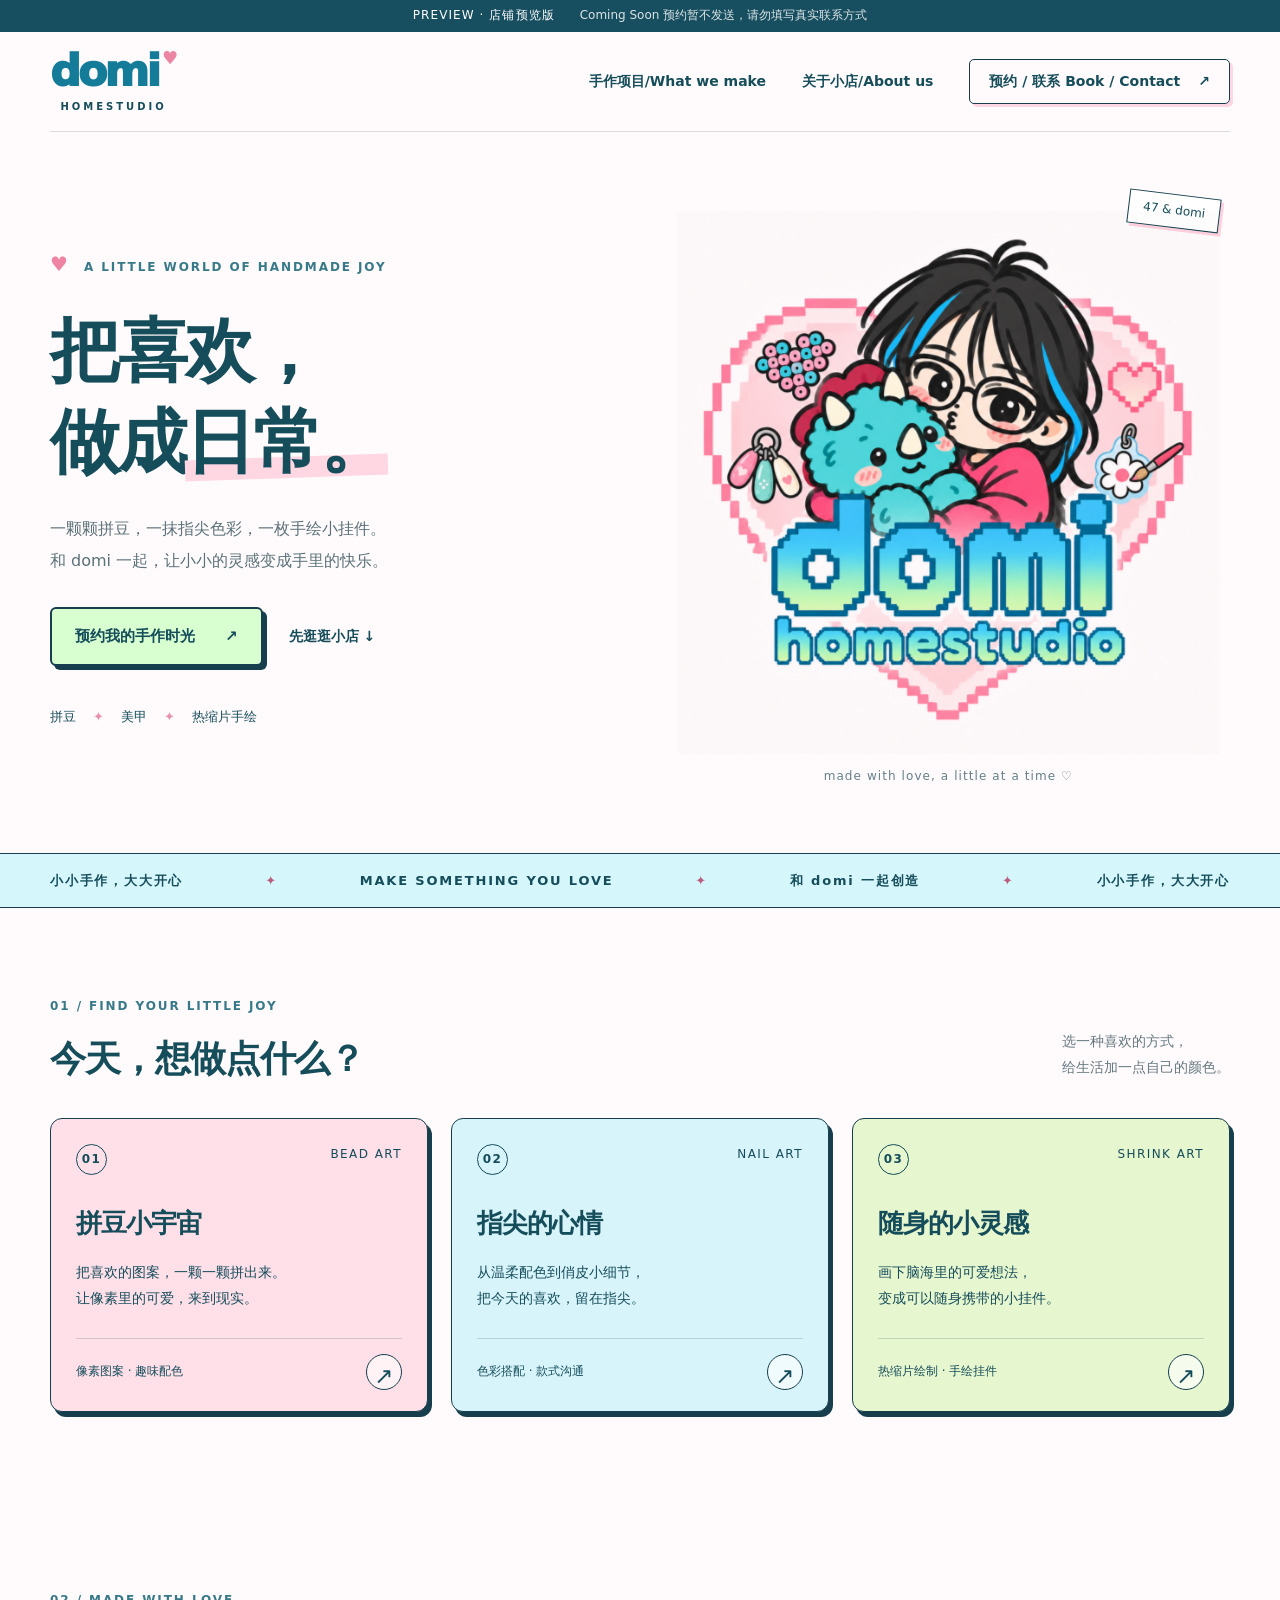
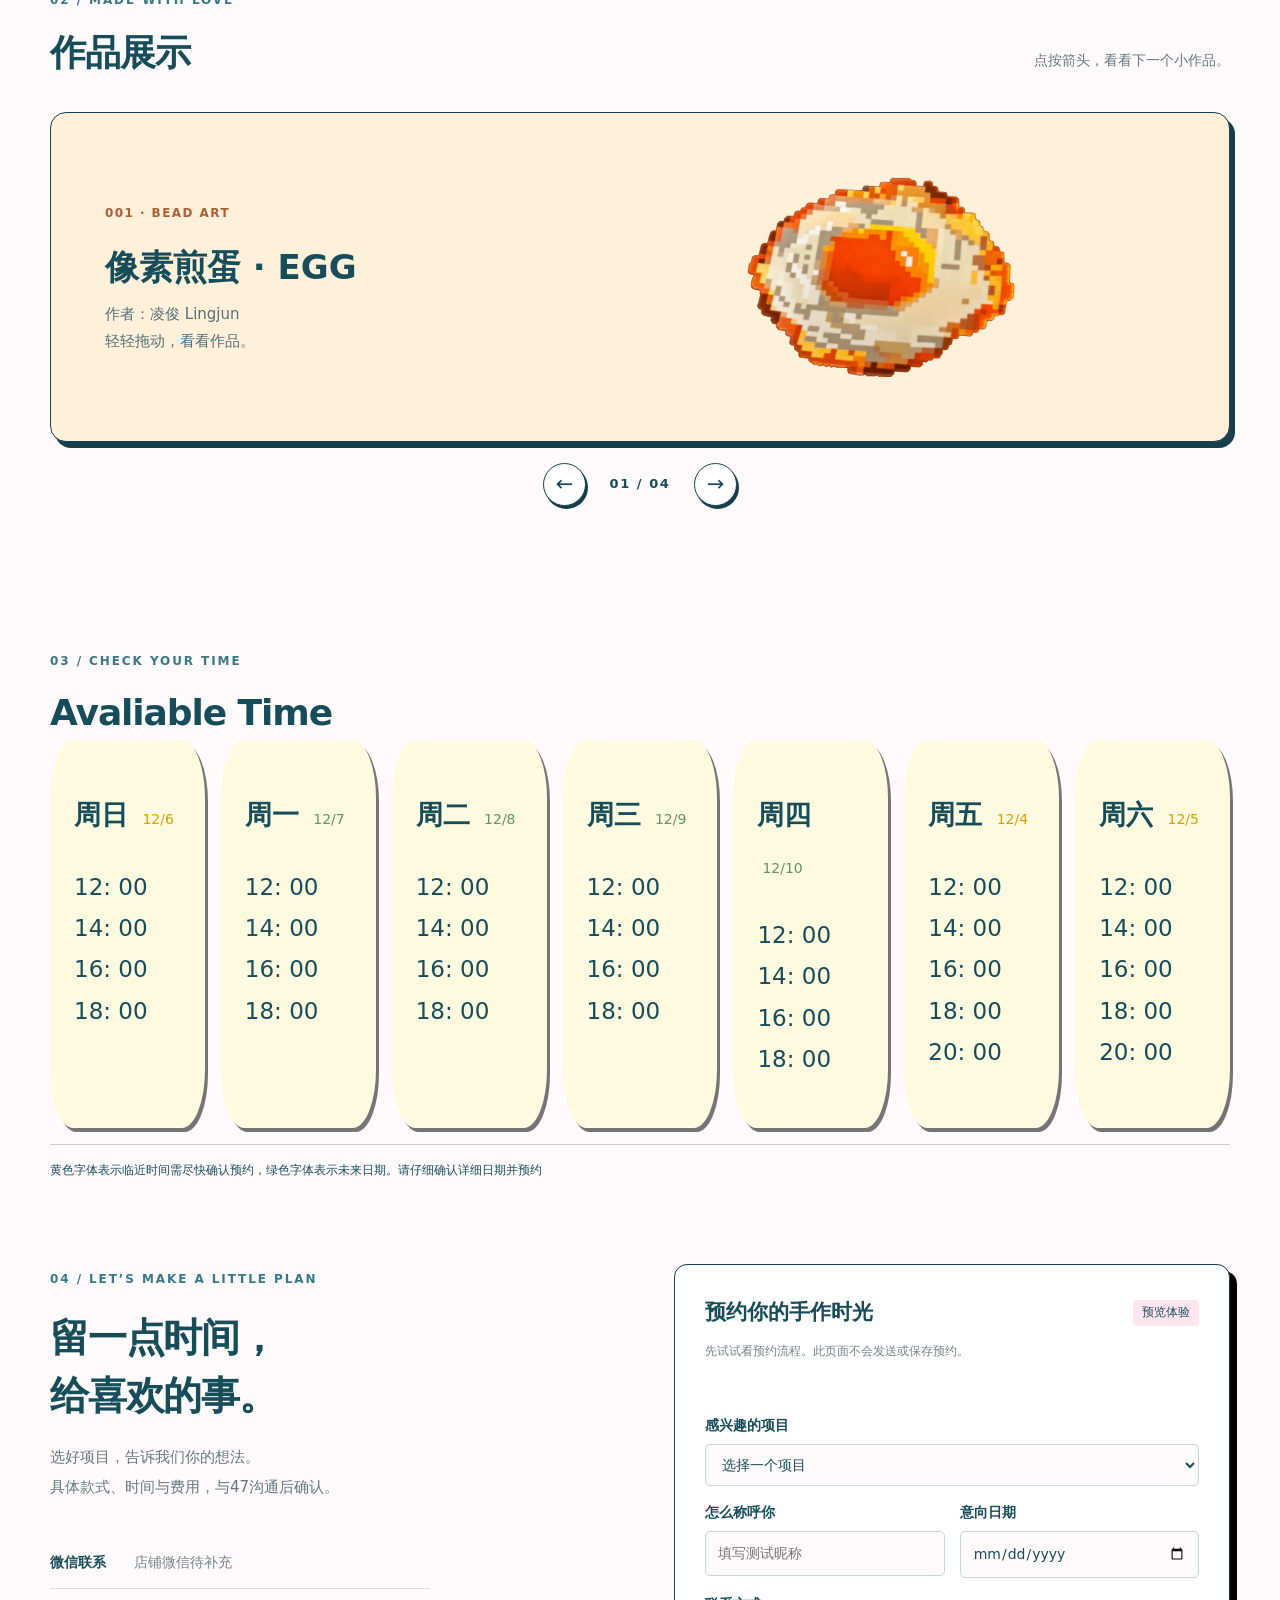
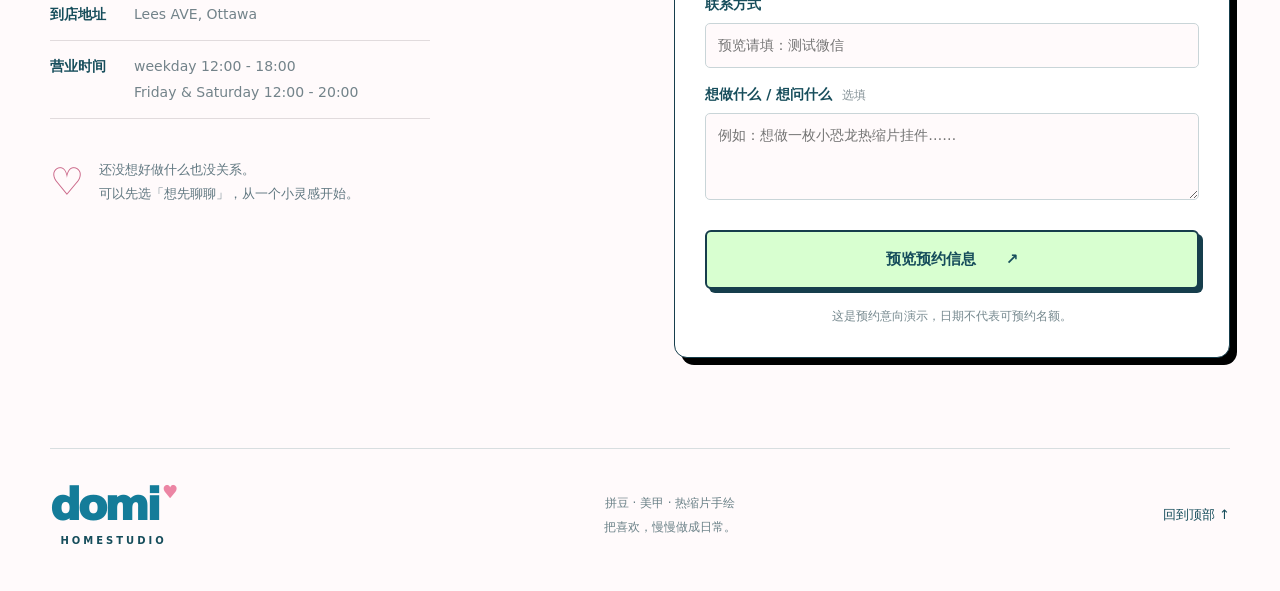
<file: index.html>
<!doctype html>
<html lang="zh-CN">

<head><meta charset="UTF-8">
    <meta name="viewport" content="width=device-width,initial-scale=1">
    <title>domi homestudio · 把喜欢，做成日常</title>
    <meta name="description" content="欢迎来到 domi 的手作小天地。探索拼豆、美甲与热缩片手绘，认识47和domi，预约属于你的手作时光。">
    <link rel="icon" href="data:image/svg+xml,%3Csvg%20xmlns="http://www.w3.org/2000/svg"%20viewBox="0%200%2064%2064"%3E%3Crect%20x="2"%20y="2"%20width="60"%20height="60"%20rx="14"%20fill="%23ffd7e3"/%3E%3Ctext%20x="16"%20y="48"%20font-family="sans-serif"%20font-size="48"%20font-weight="900"%20fill="%23076e8a"%3Ed%3C/text%3E%3C/svg%3E
" type="image/svg+xml">
    <link rel="stylesheet" href="style.css">
    <script src="app.js" defer></script>
    <script src="gallery.js" defer></script>
    <script src="three-vendor.js" defer></script>
</head>

<body>

<div class="preview-note">PREVIEW · 店铺预览版 <span>Coming Soon 预约暂不发送，请勿填写真实联系方式</span></div>

<header>
    <a class="brand" href="#home" aria-label="domi 首页">
    <strong>domi<span>♥</span></strong>
    <small>HOMESTUDIO</small></a>
    <nav aria-label="主导航">
        <a href="#crafts">手作项目/What we make</a>
        <a href="#about">关于小店/About us</a>
        <a href="#contact" class="nav-cta">预约 / 联系 Book / Contact<span>↗</span></a>
    </nav>
</header>

<main>

<section id="home" class="hero wrap">
    <div class="hero-copy">
        <div class="eyebrow">
            <span class="pixel-heart">♥</span>
             A LITTLE WORLD OF HANDMADE JOY
        </div>
        <h1>把喜欢，<br>做成<span class="highlight">日常。</span></h1>
        <p>一颗颗拼豆，一抹指尖色彩，一枚手绘小挂件。<br class="desktop">和 domi 一起，让小小的灵感变成手里的快乐。</p>
        <div class="hero-actions">
            <a href="#contact" class="button primary">预约我的手作时光 <span>↗</span></a>
            <a href="#crafts" class="text-link">先逛逛小店 ↓</a>
        </div>
        <div class="craft-tags">
            <span>拼豆</span><i>✦</i>
            <span>美甲</span><i>✦</i>
            <span>热缩片手绘</span>
        </div>
    </div>
    <div class="hero-art">
        <div class="art-label">47 & domi</div>
        <img src="domi-logo.png" alt="蓝色挑染、戴眼镜的47抱着小恐龙 domi，周围有拼豆、美甲和热缩片元素的品牌图标" width="1254" height="1254" fetchpriority="high">
        <div class="art-caption">made with love, a little at a time ♡</div>
    </div>
</section>

<div class="ribbon" aria-hidden="true">
    <span>小小手作，大大开心</span><b>✦</b>
    <span>MAKE SOMETHING YOU LOVE</span><b>✦</b>
    <span>和 domi 一起创造</span><b>✦</b>
    <span>小小手作，大大开心</span>
</div>

<section id="crafts" class="section wrap">
    <div class="section-heading">
        <div>
            <span class="eyebrow">01 / FIND YOUR LITTLE JOY</span>
            <h2>今天，想做点什么？</h2>
        </div>
            <p>选一种喜欢的方式，<br>给生活加一点自己的颜色。</p>
    </div>
    <div class="craft-grid">
        <article class="craft-card beads">
            <div class="card-top">
                <span>01</span><span>BEAD ART</span>
            </div>
            <h3>拼豆小宇宙</h3>
            <p>
                把喜欢的图案，一颗一颗拼出来。<br>让像素里的可爱，来到现实。
            </p>

            <div class="card-bottom">
                <span>
                    像素图案 · 趣味配色
                </span>
                <button type="button" data-project="拼豆" aria-label="选择拼豆项目">↗</button>
            </div>
        </article>
        <article class="craft-card nails">
            <div class="card-top">
                <span>02</span>
                <span>NAIL ART</span>
            </div>
            <h3>指尖的心情</h3>
            <p>从温柔配色到俏皮小细节，<br>把今天的喜欢，留在指尖。</p>
            <div class="card-bottom">
                <span>
                    色彩搭配 · 款式沟通
                </span>
                <button type="button" data-project="美甲" aria-label="选择美甲项目">↗</button>
            </div>
        </article>
        <article class="craft-card charms">
            <div class="card-top">
                <span>03</span>
                <span>SHRINK ART</span>
            </div>
                <h3>随身的小灵感</h3>
                <p>画下脑海里的可爱想法，<br>变成可以随身携带的小挂件。</p>
                <div class="card-bottom">
                    <span>
                        热缩片绘制 · 手绘挂件
                    </span>
                    <button type="button" data-project="热缩片手绘" aria-label="选择热缩片手绘项目">↗</button>
            </div>
        </article>
    </div>
</section>

<section id="works" class="section wrap work-section" aria-labelledby="works-heading">
  <div class="section-heading">
    <div>
      <span class="eyebrow">02 / MADE WITH LOVE</span>
      <h2 id="works-heading">作品展示</h2>
    </div>
    <p>点按箭头，看看下一个小作品。</p>
  </div>
  <div class="work-carousel" role="region" aria-roledescription="轮播" aria-label="手作作品展示">

    <div class="work-slide" role="group" aria-roledescription="幻灯片" aria-label="第 1 件，共 3 件">
        <article class="work-panel">
        <div class="work-panel-copy">
            <span class="work-index">001 · BEAD ART</span>
            <h3>像素煎蛋 · EGG</h3>
            <p>作者：凌俊 Lingjun</p>
            <p>轻轻拖动，看看作品。</p>
        </div>
        <iframe class="work-model" title="像素煎蛋钥匙扣 3D 展示，可拖动小角度旋转"
                src="./egg-preview.html" loading="lazy">
        </iframe>
        </article>
    </div>

    <div class="work-slide" role="group" aria-roledescription="幻灯片" aria-label="第 2 件，共 3 件" hidden>
        <article class="work-panel">
            <div class="work-panel-copy">
                <span class="work-index">002 · BEAD ART</span>
                <h3>像素拼豆作品</h3>
                <p>作者：Tina</p>
                <p>轻轻拖动，看看作品。</p>
            </div>
            <iframe class="work-model" title="像素拼豆作品 3D 预览"
                    src="./artwork-2-preview.html" loading="lazy"></iframe>
        </article>
    </div>

     <div class="work-slide" role="group" aria-roledescription="幻灯片" aria-label="第 3 件，共 3 件" hidden>
        <article class="work-panel">
            <div class="work-panel-copy">
                <span class="work-index">003 · BEAD ART</span>
                <h3>像素文字拼豆</h3>
                <p>作者：Lea</p>
                <p>轻轻拖动，看看作品。</p>
            </div>
            <iframe class="work-model" title="第三件像素文字拼豆 3D 预览"
                    src="./artwork-3-preview.html" loading="lazy"></iframe>
        </article>
    </div>

    <div class="work-slide" hidden>
        <article class="work-panel">
            <div class="work-panel-copy">
                <h3>下一件</h3>
                <p>期待你的作品</p>
            </div>
        </article>
    </div>

    <div class="work-controls">
        <button class="work-prev" type="button" aria-label="上一件作品">←</button>
        <span class="work-count">01 / 04</span>
        <button class="work-next" type="button" aria-label="下一件作品">→</button>
    </div>
</section>

<section id="booking" class="booking-section">
    <div class="booking-inner">
    <span class="eyebrow">03 / CHECK YOUR TIME</span>
    <h2>Avaliable Time</h2>
    <article class="booking-grid">
            <div class="booking-card">
                <h3>
                    周日
                    <span class="date-label" data-day="0"></span>
                </h3>
                <p>12: 00<br>14: 00<br>16: 00<br>18: 00</p>
            </div>
            <div class="booking-card">
                <h3>
                    周一
                    <span class="date-label" data-day="1"></span>
                </h3>
                <p>12: 00<br>14: 00<br>16: 00<br>18: 00</p>
            </div>
            <div class="booking-card">
                <h3>
                    周二
                    <span class="date-label" data-day="2"></span>
                </h3>
                <p>12: 00<br>14: 00<br>16: 00<br>18: 00</p>
            </div>
            <div class="booking-card">
                <h3>
                    周三
                    <span class="date-label" data-day="3"></span>
                </h3>
                <p>12: 00<br>14: 00<br>16: 00<br>18: 00</p>
            </div>
            <div class="booking-card">
                <h3>
                    周四
                    <span class="date-label" data-day="4"></span>
                </h3>
                <p>12: 00<br>14: 00<br>16: 00<br>18: 00</p>
            </div>
            <div class="booking-card">
                <h3>
                    周五
                    <span class="date-label" data-day="5"></span>
                </h3>
                <p>12: 00<br>14: 00<br>16: 00<br>18: 00<br>20: 00</p>
            </div>
            <div class="booking-card">
                <h3>
                    周六
                    <span class="date-label" data-day="6"></span>
                </h3>
                <p>12: 00<br>14: 00<br>16: 00<br>18: 00<br>20: 00</p>
            </div>
            
            <div class="booking-bottom">
                    <span>
                        黄色字体表示临近时间需尽快确认预约，绿色字体表示未来日期。请仔细确认详细日期并预约
                    </span>
            </div>
    </article>
    </div>
</section>

<section id="contact" class="section wrap contact-section">
    <div class="contact-copy">
        <span class="eyebrow">04 / LET’S MAKE A LITTLE PLAN</span>
        <h2>留一点时间，<br>给喜欢的事。</h2>
        <p>选好项目，告诉我们你的想法。<br>具体款式、时间与费用，与47沟通后确认。</p>
        <dl class="contact-details">
            
            <div>
                <dt>微信联系</dt>
                <dd>店铺微信待补充</dd>
            </div>
            <div>
                <dt>到店地址</dt>
                <dd>Lees AVE, Ottawa</dd>
            </div>
            <div>
                <dt>营业时间</dt>
                <dd>weekday 12:00 - 18:00<br>
                    Friday & Saturday 12:00 - 20:00

                </dd>
            </div></dl>
            
            <div class="contact-tip">
                <span>♡</span>
                <p>还没想好做什么也没关系。<br>可以先选「想先聊聊」，从一个小灵感开始。</p>
            </div>

    </div>
    
    <div class="booking-panel">
        <div class="booking-title"><h3>预约你的手作时光</h3>
            <span>预览体验</span>
        </div>

        <p class="form-note">先试试看预约流程。此页面不会发送或保存预约。</p>
            <form id="booking">
                <label for="project">感兴趣的项目</label>
                <select id="project" name="project" required>
                    <option value="">选择一个项目</option>
                    <option>拼豆</option>
                    <option>美甲</option>
                    <option>热缩片手绘</option>
                    <option>想先聊聊</option></select>
                    <div class="form-row">
                        <div>
                            <label for="name">怎么称呼你</label>
                            <input id="name" name="name" maxlength="30" placeholder="填写测试昵称" required autocomplete="off">
                        </div>
                        <div>
                            <label for="date">意向日期</label>
                            <input id="date" name="date" type="date" required>
                        </div>
                    </div>
                    <label for="contact-input">联系方式</label>
                    <input id="contact-input" name="contact" maxlength="80" placeholder="预览请填：测试微信" required autocomplete="off">
                    <label for="message">想做什么 / 想问什么 <span>选填</span></label>
                    <textarea id="message" name="message" rows="3" maxlength="500" placeholder="例如：想做一枚小恐龙热缩片挂件……"></textarea>
                    <button class="button primary submit" type="submit">预览预约信息 <span>↗</span></button>
                    <p class="privacy-note">这是预约意向演示，日期不代表可预约名额。</p>
            </form>
    </div>
</section>
</main>
<footer class="wrap">
    <a class="brand" href="#home">
        <strong>domi<span>♥</span></strong>
        <small>HOMESTUDIO</small>
    </a>

    <p>拼豆 · 美甲 · 热缩片手绘<br>
        <span>把喜欢，慢慢做成日常。</span>
    </p>
    
    <a href="#home">回到顶部 ↑
    </a></footer>

<dialog id="summary">
    <div class="dialog-head">
        <span class="eyebrow">YOUR LITTLE PLAN</span>
        <button id="close-dialog" aria-label="关闭预约预览">×</button>
    </div>
    
    <h2>你的小计划，准备好啦。</h2>
    <p>以下为演示内容，
        <strong>尚未发送给店铺</strong>
        
        。真实预约入口将在补充联系方式后接入。
    </p>
        <pre id="summary-text"></pre>
    <div class="dialog-actions">
        <button id="copy-summary" class="button primary">复制预约意向</button>
        <button id="edit-summary" class="text-link">返回修改</button>
    </div>
    
    <p id="copy-status" role="status" aria-live="polite"></p>
</dialog>

</body></html>
</file>
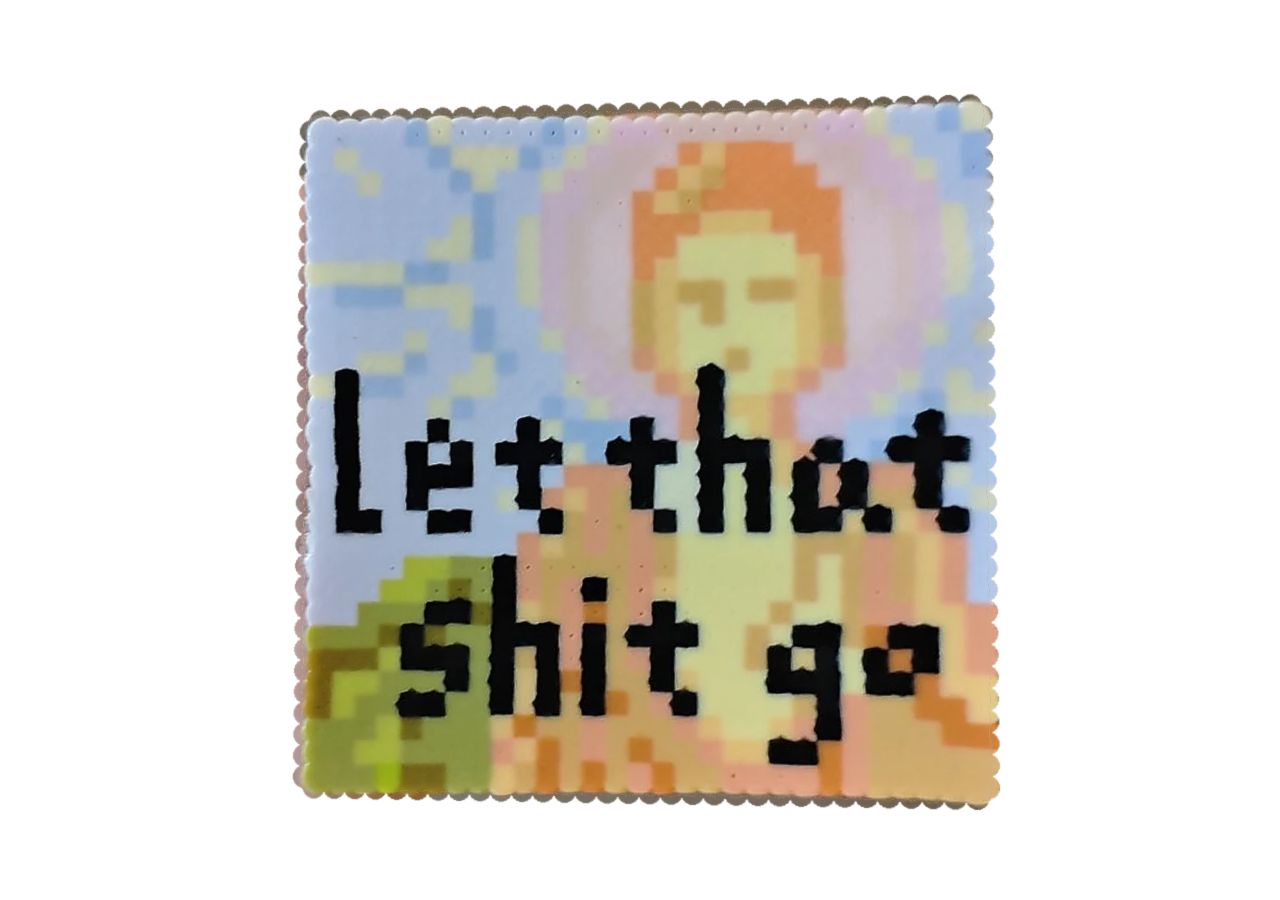
<file: artwork-3-preview.html>
<!doctype html>
<html lang="zh-CN">
<head>
  <meta charset="utf-8">
  <meta name="viewport" content="width=device-width, initial-scale=1">
  <title>第三件拼豆作品 · 3D 预览</title>
  <style>
    html,body{margin:0;width:100%;height:100%;overflow:hidden;background:transparent}
    canvas{display:block;width:100%;height:100%;cursor:grab;touch-action:none}
    canvas:active{cursor:grabbing}
  </style>
  <script src="three-vendor.js" defer></script>
  <script src="artwork-3-model.js" defer></script>
</head>
<body>
  <img id="artwork-3-texture" src="artwork-3-texture.webp" alt="" hidden>
</body>
</html>
</file>
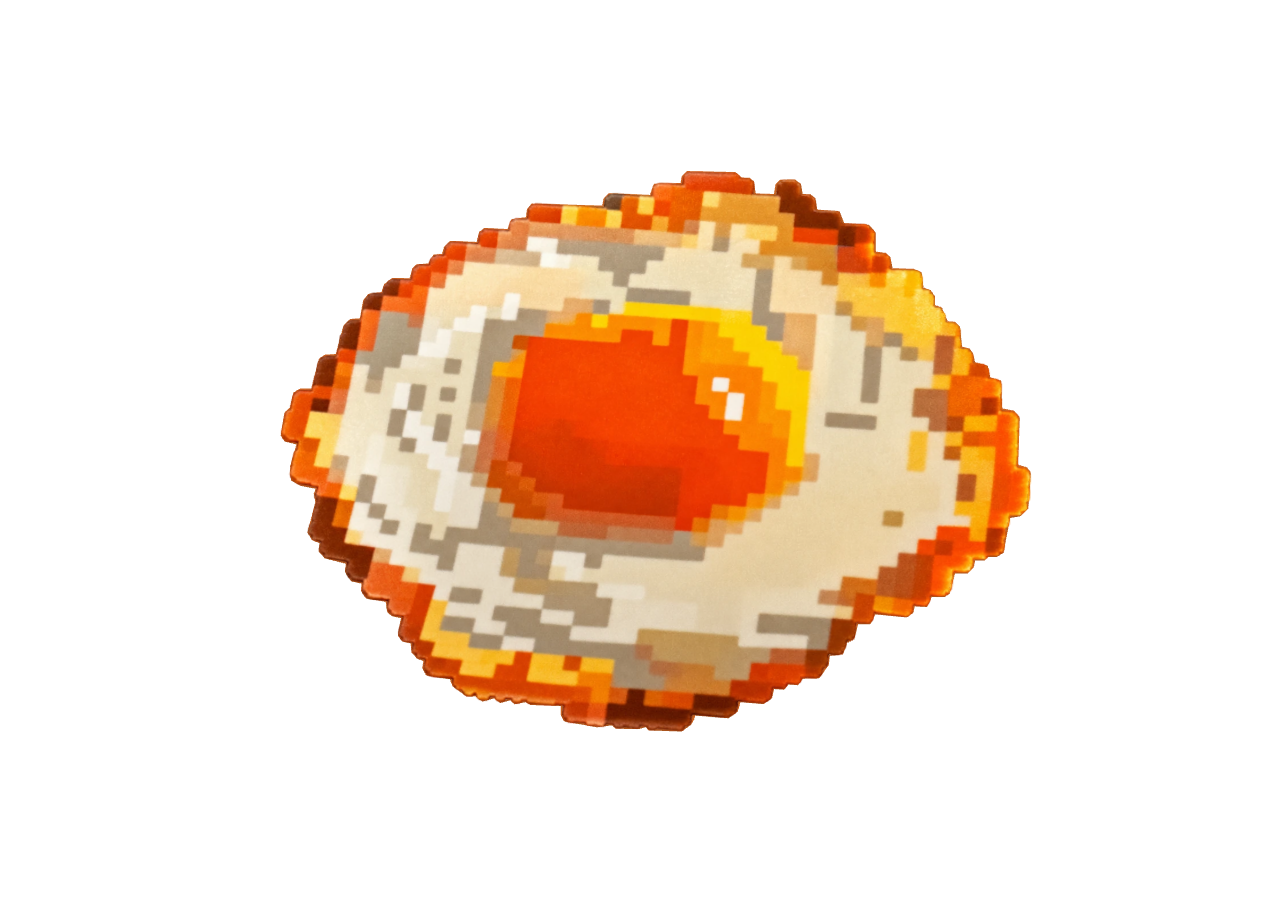
<file: egg-preview.html>
<!doctype html>
<html lang="zh-CN">
<head>
  <meta charset="utf-8">
  <meta name="viewport" content="width=device-width, initial-scale=1">
  <title>煎蛋 3D 预览</title>
  <style>
    html,body{margin:0;width:100%;height:100%;overflow:hidden;background:transparent}
    canvas{display:block;width:100%;height:100%;cursor:grab}
    canvas:active{cursor:grabbing}
  </style>
  <script src="three-vendor.js" defer></script>
  <script src="egg-model.js" defer></script>
</head>
<body>
  <img id="egg-texture" src="egg-texture.webp" alt="" hidden>
</body>
</html>
</file>
<file: style.css>
/*
DOMI CRAFT - MAIN CSS


维护建议：
- 新增样式时放到对应模块中
- 手机适配统一放到 Mobile 区域
- 不要把新 CSS 一直追加到文件最底部
*/

/* ============================================================
   01. DESIGN TOKENS / 设计变量
   ============================================================ */

:root {
    --ink:#164d5b;
    --teal:#076e8a;
    --pink:#ffd7e3;
    --blue:#4ac6e9;
    --mint:#d8ffd0;
    --paper:#fffafb;
    --line:#163e4c
}

* {
    box-sizing:border-box
}

html {
    scroll-behavior:smooth;
    scroll-padding-top:100px
}

body {
    margin:0;
    color:var(--ink);
    background:var(--paper);
    font-family:"Microsoft YaHei","PingFang SC",system-ui,sans-serif;
    font-size:16px;
    line-height:1.8
}

a {
    color:inherit;
    text-decoration:none
}

button,input,select,textarea {
    font:inherit
}

button,a,input,textarea,select {
    -webkit-tap-highlight-color:transparent
}

button {
    cursor:pointer
}

a:focus-visible,button:focus-visible {
    outline:3px solid #0585aa;
    outline-offset:5px
}

button:disabled {
    cursor:default
}

.wrap,/* ============================================================
   02. HEADER & NAVIGATION / 页头与导航
   ============================================================ */

header {
    width:min(1180px,calc(100% - 80px));
    margin:auto
}

/* ============================================================
   03. PREVIEW NOTE / 顶部提示
   ============================================================ */

.preview-note {
    background:#174f60;
    color:white;
    text-align:center;
    font-size:12px;
    letter-spacing:.09em;
    padding:5px 12px
}

.preview-note span {
    margin-left:20px;
    opacity:.85;
    letter-spacing:0
}

header {
    height:100px;
    display:flex;
    align-items:center;
    justify-content:space-between;
    border-bottom:1px solid #dfdadc
}

.brand {
    display:inline-flex;
    flex-direction:column;
    line-height:1;
    align-items:center
}

.brand strong {
    font-size:43px;
    letter-spacing:-3px;
    color:#147c99;
    font-weight:950
}

.brand strong span {
    font-size:17px;
    color:#ec85a4;
    vertical-align:top;
    margin-left:4px;
    letter-spacing:0
}

.brand small {
    font-size:10px;
    letter-spacing:3px;
    margin-top:9px;
    font-weight:800
}

nav {
    display:flex;
    align-items:center;
    gap:36px;
    font-size:14px;
    font-weight:700
}

.nav-cta {
    border:1.5px solid var(--line);
    padding:9px 19px;
    border-radius:5px;
    box-shadow:3px 3px 0 var(--pink)
}

.nav-cta span {
    margin-left:18px
}

/* ============================================================
   04. HERO / 首页首屏
   ============================================================ */

.hero {
    display:grid;
    grid-template-columns:1.05fr 1fr;
    align-items:center;
    padding:55px 0 65px;
    gap:25px
}

.eyebrow {
    font-size:12px;
    letter-spacing:.16em;
    font-weight:800;
    color:#377988
}

.pixel-heart {
    color:#ef83a3;
    font-size:20px;
    margin-right:8px
}

.hero h1 {
    font-size:clamp(48px,5.5vw,76px);
    font-weight:900;
    line-height:1.3;
    letter-spacing:-.035em;
    margin:24px 0
}

.highlight {
    position:relative;
    z-index:0
}

.highlight:after {
    content:"";
    position:absolute;
    left:0;
    right:0;
    bottom:5px;
    height:26%;
    background:var(--pink);
    z-index:-1;
    transform:rotate(-2deg)
}

.hero p {
    color:#5b7279;
    font-size:16px;
    line-height:2
}

.hero-actions {
    display:flex;
    align-items:center;
    gap:26px;
    margin-top:30px
}

.button {
    display:inline-flex;
    justify-content:center;
    align-items:center;
    gap:30px;
    padding:14px 23px;
    border:2px solid var(--line);
    border-radius:6px;
    font-weight:800;
    font-size:15px;
    transition:transform .15s,box-shadow .15s
}

.primary {
    background:var(--mint);
    color:var(--ink);
    box-shadow:4px 4px 0 var(--line)
}

.button:hover {
    transform:translate(-1px,-2px);
    box-shadow:5px 6px 0 var(--line)
}

.text-link {
    font-size:14px;
    font-weight:700;
    border:0;
    background:none;
    padding:8px 0
}

.craft-tags {
    display:flex;
    align-items:center;
    gap:17px;
    font-size:13px;
    margin-top:39px
}

.craft-tags i {
    color:#e991ab;
    font-style:normal
}

.hero-art {
    position:relative;
    padding:24px 10px 0
}

.hero-art img {
    width:100%;
    height:auto;
    display:block;
    mix-blend-mode:multiply
}

.art-label {
    position:absolute;
    top:7px;
    right:10px;
    background:#fff;
    border:1.5px solid var(--line);
    font-size:12px;
    padding:5px 14px;
    transform:rotate(7deg);
    box-shadow:3px 3px 0 #ffd1df
}

.art-caption {
    text-align:center;
    font-size:12px;
    letter-spacing:.09em;
    color:#65808a;
    margin-top:12px
}

/* ============================================================
   05. RIBBON / 横向提示条
   ============================================================ */

.ribbon {
    background:#d5f7fc;
    border-block:1.5px solid var(--line);
    padding:15px 25px;
    display:flex;
    justify-content:space-around;
    align-items:center;
    gap:32px;
    overflow:hidden;
    white-space:nowrap;
    font-size:13px;
    font-weight:800;
    letter-spacing:.14em
}

.ribbon b {
    color:#ba5d7e
}

/* ============================================================
   06. GENERAL SECTIONS / 通用区块
   ============================================================ */

.section {
    padding:83px 0 90px
}

.section-heading {
    display:flex;
    justify-content:space-between;
    align-items:end;
    margin-bottom:32px
}

h2 {
    font-size:36px;
    line-height:1.5;
    letter-spacing:-.03em;
    margin:12px 0 0;
    font-weight:900
}

.section-heading p {
    font-size:14px;
    color:#647880;
    margin:0 0 6px
}

/* ============================================================
   07. CRAFT CARDS / 项目卡片
   ============================================================ */

.craft-grid {
    display:grid;
    grid-template-columns:repeat(3,1fr);
    gap:23px
}

.craft-card {
    border:1.5px solid var(--line);
    border-radius:12px;
    padding:25px 25px 21px;
    box-shadow:4px 5px 0 #173e4c;
    transition:transform .2s
}

.craft-card:hover {
    transform:translateY(-4px)
}

.beads {
    background:#ffe0e9
}

.nails {
    background:#d7f4fa
}

.charms {
    background:#e6f6cf
}

.card-top {
    display:flex;
    justify-content:space-between;
    font-size:12px;
    letter-spacing:.12em
}

.card-top span:first-child {
    font-weight:800;
    border:1px solid currentColor;
    border-radius:50%;
    width:31px;
    height:31px;
    display:grid;
    place-items:center
}

.craft-card h3 {
    font-size:26px;
    margin:25px 0 12px;
    letter-spacing:-.04em
}

.craft-card p {
    font-size:14px;
    line-height:1.9;
    margin:0 0 26px
}

.card-bottom {
    display:flex;
    align-items:center;
    justify-content:space-between;
    border-top:1px solid #164d5b30;
    padding-top:15px;
    font-size:12px
}

.card-bottom button {
    background:#ffffffa0;
    border:1px solid var(--line);
    width:36px;
    height:36px;
    border-radius:50%;
    font-size:23px;
    color:var(--ink)
}

/* 08. WORK CAROUSEL / 作品展示 */
.work-panel{display:grid;grid-template-columns:minmax(250px,.8fr) minmax(0,1.2fr);align-items:center;min-height:330px;background:#fff0da;border:1.5px solid var(--line);border-radius:16px;box-shadow:5px 6px 0 var(--line);overflow:hidden}
.work-panel-copy{padding:32px 18px 32px clamp(26px,5vw,54px)}
.work-index{display:inline-block;font-size:12px;font-weight:800;letter-spacing:.12em;color:#ad5f35}
.work-panel h3{font-size:clamp(24px,3vw,34px);line-height:1.3;margin:18px 0 12px}
.work-panel p{font-size:15px;margin:0;color:#527079}
.work-model,.work-placeholder{display:block;width:100%;height:320px;border:0;background:transparent}
.work-placeholder{display:grid;place-items:center;background:#ffe5eb;text-align:center}
.work-placeholder span{font-size:22px;font-weight:800;line-height:1.7;color:#a36380}
.work-controls{display:flex;align-items:center;justify-content:center;gap:18px;margin-top:21px}
.work-controls button{display:grid;place-items:center;width:43px;height:43px;border-radius:50%;border:1.5px solid var(--line);background:#fff;color:var(--ink);font-size:21px;line-height:1;box-shadow:2px 3px 0 var(--line)}
.work-controls button:hover{background:var(--pink)}
.work-count{font-size:13px;font-weight:800;letter-spacing:.12em;min-width:72px;text-align:center}
.work-slide.is-entering{animation:work-enter .26s ease-out}
@keyframes work-enter{from{opacity:.55;transform:translateX(18px)}to{opacity:1;transform:translateX(0)}}
@media(max-width:640px){.work-panel{grid-template-columns:1fr}.work-panel-copy{padding:26px 26px 0}.work-model,.work-placeholder{height:280px}}
@media(prefers-reduced-motion:reduce){.work-slide.is-entering{animation:none}}

#booking { margin-top: 50px; }

@media (max-width: 640px) {
  #booking { margin-top: 32px; }
}


/* ============================================================
   09. BOOKING / 预约
   ============================================================ */

.booking-section {
    width: 100%;
    display: grid;
    grid-template-columns: 1fr;
}

.booking-grid {
    display: grid;
    grid-template-columns: repeat(7, 1fr);
    gap: 16px;
    width: 100%;

}

@media (max-width: 900px) {
    .booking-grid {
        grid-template-columns: repeat(4, 1fr);
    }
}

@media (max-width: 600px) {
    .booking-grid {
        grid-template-columns: repeat(2, 1fr);
    }
}

.booking-inner {
  width: min(1180px, calc(100% - 48px));
  margin: 0 auto;
}

.booking-card {
    background:#fdfae0;
    width:100%;
    height:100%;
    border-radius:15%;
    font-size:23px;
    padding: 24px;
    box-sizing: border-box;
    flex: 1;
    box-shadow:3px 4px 0 #757575;

    transition:
        transform 0.25s ease,
        box-shadow 0.25s ease;
}

.booking-card:hover {
    transform: scale(1.03);
    box-shadow: 
        3px 4px 0 #757575,
        0 10px 24px rgba(0, 0, 0, 0.08);
}

.booking-bottom {
    grid-column: 1 / -1;

    border-top: 1px solid #00000030;
    padding-top: 15px;
    font-size: 12px;

    white-space: nowrap;
    overflow: hidden;
    text-overflow: ellipsis;

    min-width: 0;
}

.date-label {
    font-size: 14px;
    font-weight: 500;
    margin-left: 5px;
}

/* 临近日期 */
.date-near {
    color: #d6a100;
}

/* 较远日期 */
.date-far {
    color: #5f9860;
}

/* ============================================================
   10. CONTACT & BOOKING / 联系与预约
   ============================================================ */

.contact-section {
    display:grid;
    grid-template-columns:1fr 1.05fr;
    gap:95px
}

.contact-copy h2 {
    font-size:39px;
    margin:16px 0
}

.contact-copy>p {
    font-size:15px;
    color:#647880;
    line-height:2
}

.contact-details {
    margin-top:35px;
    max-width:380px
}

.contact-details div {
    display:flex;
    gap:28px;
    border-bottom:1px solid #e1dbdd;
    padding:13px 0;
    font-size:14px
}

.contact-details dt {
    font-weight:800
}

.contact-details dd {
    margin:0;
    color:#73838a
}

.contact-tip {
    display:flex;
    gap:15px;
    align-items:center;
    margin-top:26px
}

.contact-tip>span {
    font-size:38px;
    color:#ca6587
}

.contact-tip p {
    font-size:13px;
    line-height:1.9;
    color:#607780
}

.booking-panel {
    background:rgb(255, 255, 255);
    border:1.5px solid var(--line);
    border-radius:13px;
    box-shadow:7px 7px 0 #000000;
    padding:29px 30px;
    width: 10 px
}

.booking-title {
    display:flex;
    align-items:center;
    justify-content:space-between;
    gap:10px
}

.booking-title h3 {
    font-size:21px;
    margin:0
}

.booking-title>span {
    background:#ffe6ee;
    padding:2px 9px;
    border-radius:4px;
    font-size:12px;
    white-space:nowrap
}

.form-note {
    font-size:12px;
    color:#748188;
    margin:9px 0 22px
}

label {
    display:block;
    font-size:14px;
    font-weight:700;
    margin:14px 0 6px
}

label span {
    color:#869398;
    font-weight:400;
    font-size:12px;
    margin-left:5px
}

input,select,textarea {
    width:100%;
    min-width:0;
    background:#fffafb;
    border:1px solid #c9d5d8;
    border-radius:5px;
    padding:11px 12px;
    color:var(--ink);
    font-size:14px;
    line-height:1.5
}

input:focus,select:focus,textarea:focus {
    outline:2px solid #53b5cf;
    outline-offset:1px
}

textarea {
    resize:vertical
}

.form-row {
    display:grid;
    grid-template-columns:1fr 1fr;
    gap:15px
}

.submit {
    width:100%;
    margin-top:20px
}

.privacy-note {
    font-size:12px;
    text-align:center;
    color:#75888e;
    margin:17px 0 0
}

/* ============================================================
   11. FOOTER / 页脚
   ============================================================ */

footer {
    border-top:1px solid #d8dee0;
    display:flex;
    justify-content:space-between;
    align-items:center;
    padding:30px 0 40px
}

footer p {
    font-size:12px;
    text-align:center;
    line-height:2;
    color:#6a8087
}

footer p span {
    font-size:12px
}

footer>a:last-child {
    font-size:13px
}

/* ============================================================
   12. DIALOG / 弹窗
   ============================================================ */

dialog {
    width:min(540px,calc(100% - 32px));
    max-height:90vh;
    border:2px solid var(--line);
    border-radius:14px;
    padding:28px;
    color:var(--ink);
    background:#fffafb;
    box-shadow:8px 8px 0 #a7d5df
}

dialog::backdrop {
    background:#143e4b88;
    backdrop-filter:blur(4px)
}

.dialog-head {
    display:flex;
    justify-content:space-between;
    align-items:center
}

.dialog-head button {
    font-size:28px;
    border:0;
    background:none;
    color:var(--ink);
    padding:0 7px
}

dialog h2 {
    font-size:26px
}

dialog p {
    font-size:14px
}

pre {
    font-family:inherit;
    font-size:14px;
    white-space:pre-wrap;
    overflow-wrap:anywhere;
    line-height:1.9;
    background:#e4f6f8;
    padding:18px;
    border-radius:7px
}

.dialog-actions {
    display:flex;
    gap:25px;
    align-items:center
}

#copy-status {
    min-height:1.8em;
    margin-bottom:0;
    color:#26738b
}

/* ============================================================
   13. LARGE SCREEN / 大屏适配
   ============================================================ */

@media(min-width:1500px) {
    .hero {
        padding-block:70px
    }
    .hero h1 {
        font-size:79px
    }
}

/* ============================================================
   14. TABLET / 平板适配
   ============================================================ */

@media(max-width:900px) {
    /* ============================================================
   03. LAYOUT CONTAINER / 页面宽度
   ============================================================ */

.wrap,header {
        width:calc(100% - 44px)
    }
    .hero {
        gap:5px
    }
    .hero h1 {
        font-size:54px
    }
    .hero-actions {
        gap:18px;
        flex-wrap:wrap
    }
    .hero-art {
        padding:0
    }
    .art-label {
        top:-15px
    }
    .craft-card {
        padding:20px 17px
    }
    .craft-card h3 {
        font-size:23px
    }
    .craft-card p br {
        display:none
    }
    .about-grid {
        gap:42px
    }
    .contact-section {
        gap:40px
    }
    .booking-panel {
        padding:24px 20px
    }
    .booking-title {
        flex-wrap:wrap
    }
}

/* ============================================================
   15. MOBILE / 手机适配
   ============================================================ */

@media(max-width:640px) {
    .preview-note {
        font-size:11px;
        letter-spacing:0
    }
    .preview-note span {
        display:block;
        margin:0;
        font-size:11px
    }
    header {
        height:85px
    }
    .brand strong {
        font-size:34px
    }
    .brand small {
        font-size:8px;
        letter-spacing:2px
    }
    nav {
        gap:15px;
        font-size:12px
    }
    .nav-cta {
        padding:7px 9px;
        box-shadow:2px 2px 0 var(--pink)
    }
    .nav-cta span {
        display:none
    }
    .hero {
        grid-template-columns:1fr;
        padding-top:37px;
        padding-bottom:36px;
        gap:26px
    }
    .hero h1 {
        font-size:53px;
        margin:17px 0
    }
    .hero p {
        font-size:14px
    }
    .hero .eyebrow {
        font-size:10px;
        letter-spacing:.1em
    }
    .hero-actions {
        margin-top:23px
    }
    .button {
        font-size:14px;
        padding:12px 17px;
        gap:20px
    }
    .craft-tags {
        margin-top:25px
    }
    .hero-art {
        width:min(400px,100%);
        margin:auto;
        padding:13px
    }
    .art-label {
        top:12px;
        right:0
    }
    .art-caption {
        margin-top:3px;
        font-size:11px
    }
    .ribbon {
        justify-content:flex-start;
        padding:12px 20px;
        gap:25px;
        font-size:11px
    }
    .section {
        padding:49px 0
    }
    .section-heading {
        align-items:start;
        gap:10px
    }
    .section-heading p {
        display:none
    }
    h2 {
        font-size:29px
    }
    .eyebrow {
        font-size:10px
    }
    .craft-grid {
        grid-template-columns:1fr;
        gap:20px
    }
    .craft-card {
        padding:23px
    }
    .craft-card h3 {
        margin-top:13px;
        font-size:26px
    }
    .craft-card p {
        margin-bottom:19px
    }
    .card-bottom {
        font-size:13px
    }
    .about-section {
        padding:40px 0
    }
    .about-grid {
        grid-template-columns:1fr;
        gap:31px
    }
    .owner-art {
        max-width:260px;
        padding-bottom:20px;
        order:2
    }
    .about-copy h2 {
        font-size:28px
    }
    .about-copy p {
        font-size:14px
    }
    .contact-section {
        grid-template-columns:1fr;
        gap:25px
    }
    .contact-copy h2 {
        font-size:32px
    }
    .contact-details {
        max-width:none;
        margin-top:22px
    }
    .contact-tip {
        margin-top:17px
    }
    .booking-panel {
        padding:23px 18px
    }
    .booking-title h3 {
        font-size:20px
    }
    .form-row {
        gap:10px
    }
    input,select,textarea {
        font-size:16px
    }
    .form-note {
        line-height:1.8
    }
    .privacy-note {
        font-size:11px
    }
    footer {
        gap:15px;
        flex-wrap:wrap
    }
    footer p {
        font-size:11px;
        text-align:right
    }
    footer>a:last-child {
        width:100%;
        text-align:center;
        font-size:12px
    }
    dialog {
        padding:22px
    }
    dialog h2 {
        font-size:22px
    }
    .dialog-actions {
        gap:15px
    }
}

/* ============================================================
   16. ACCESSIBILITY / 减少动画
   ============================================================ */

@media(prefers-reduced-motion:reduce) {
    html {
        scroll-behavior:auto
    }
    * {
        transition:none!important
    }
}
</file>
